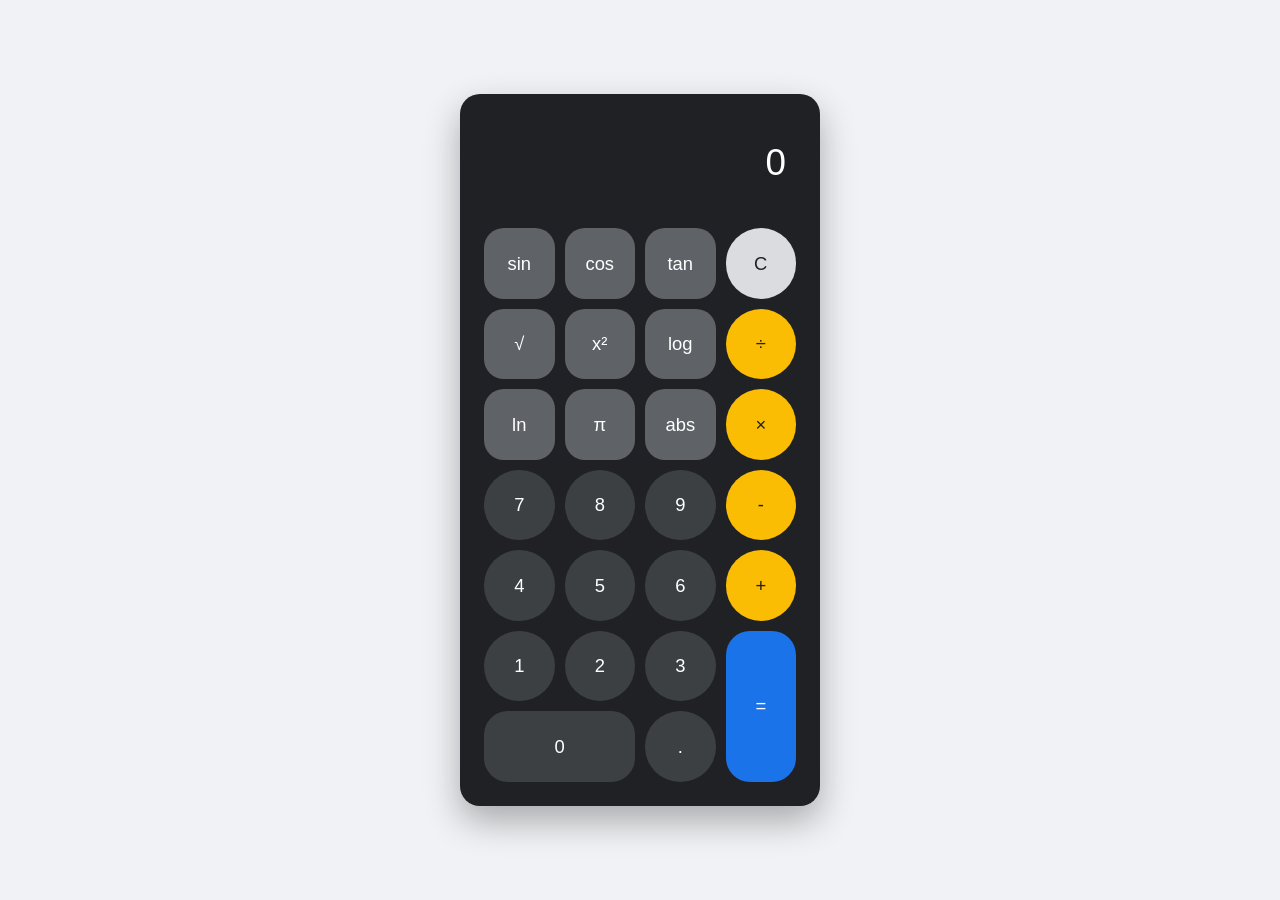
<file: index.html>
<!DOCTYPE html>
<html lang="ko">
<head>
    <meta charset="UTF-8">
    <meta name="viewport" content="width=device-width, initial-scale=1.0">
    <title>공학용 웹 계산기</title>
    <link rel="stylesheet" href="style.css">
</head>
<body>

<div class="calculator">
    <!-- 입력 및 결과 표시창 -->
    <input type="text" id="display" readonly value="0">
    
    <div class="buttons">
        <!-- 1행: 공학용 함수 및 지우기 -->
        <button class="sci" onclick="scientific('sin')">sin</button>
        <button class="sci" onclick="scientific('cos')">cos</button>
        <button class="sci" onclick="scientific('tan')">tan</button>
        <button class="clear" onclick="clearDisplay()">C</button>

        <!-- 2행 -->
        <button class="sci" onclick="scientific('sqrt')">√</button>
        <button class="sci" onclick="scientific('pow2')">x²</button>
        <button class="sci" onclick="scientific('log')">log</button>
        <button class="operator" onclick="appendOperator('/')">÷</button>

        <!-- 3행 -->
        <button class="sci" onclick="scientific('ln')">ln</button>
        <button class="sci" onclick="appendNumber('3.1415926535')">π</button>
        <button class="sci" onclick="scientific('abs')">abs</button>
        <button class="operator" onclick="appendOperator('*')">×</button>

        <!-- 4행 (숫자 패드 시작) -->
        <button onclick="appendNumber('7')">7</button>
        <button onclick="appendNumber('8')">8</button>
        <button onclick="appendNumber('9')">9</button>
        <button class="operator" onclick="appendOperator('-')">-</button>

        <!-- 5행 -->
        <button onclick="appendNumber('4')">4</button>
        <button onclick="appendNumber('5')">5</button>
        <button onclick="appendNumber('6')">6</button>
        <button class="operator" onclick="appendOperator('+')">+</button>

        <!-- 6행 -->
        <button onclick="appendNumber('1')">1</button>
        <button onclick="appendNumber('2')">2</button>
        <button onclick="appendNumber('3')">3</button>
        <!-- = 버튼: 우측 하단 고정 -->
        <button class="equal" id="btn-equal" onclick="calculate()">=</button>

        <!-- 7행 -->
        <button id="btn-zero" onclick="appendNumber('0')">0</button>
        <button onclick="appendNumber('.')">.</button>
    </div>
</div>

<script src="script.js"></script>
</body>
</html>
</file>
<file: style.css>
* {
    box-sizing: border-box;
    margin: 0;
    padding: 0;
    font-family: 'Segoe UI', Tahoma, Geneva, Verdana, sans-serif;
}

body {
    display: flex;
    justify-content: center;
    align-items: center;
    height: 100vh;
    background-color: #f0f2f5;
}

.calculator {
    background-color: #202124;
    padding: 24px;
    border-radius: 20px;
    box-shadow: 0 15px 35px rgba(0,0,0,0.3);
    width: 360px; /* 공학용 버튼 수용을 위해 폭 확대 */
}

#display {
    width: 100%;
    height: 90px;
    background-color: #202124;
    border: none;
    color: #ffffff;
    font-size: 2.3rem;
    text-align: right;
    padding: 10px;
    margin-bottom: 20px;
    outline: none;
}

.buttons {
    display: grid;
    grid-template-columns: repeat(4, 1fr); /* 4열 유지, 행을 늘려 배치 */
    gap: 10px;
}

button {
    padding: 15px 0;
    font-size: 1.15rem;
    border: none;
    border-radius: 50%;
    cursor: pointer;
    background-color: #3c4043;
    color: #ffffff;
    transition: background-color 0.1s;
    aspect-ratio: 1;
}

button:active {
    background-color: #5f6368;
}

/* 공학용 기능 버튼 스타일 */
button.sci {
    background-color: #5f6368;
    color: #ffffff;
    border-radius: 20px; /* 약간 각진 조약돌 모양 */
}

button.sci:active {
    background-color: #80868b;
}

button.operator {
    background-color: #fbbc04;
    color: #202124;
}

button.operator:active {
    background-color: #e3a803;
}

button.clear {
    background-color: #dadce0;
    color: #202124;
}

button.clear:active {
    background-color: #bdc1c6;
}

button.equal {
    background-color: #1a73e8;
    color: #ffffff;
}

button.equal:active {
    background-color: #1557b0;
}

/* 레이아웃 병합 스타일 */
#btn-equal {
    grid-row: span 2;
    height: 100%;
    border-radius: 24px;
    aspect-ratio: auto;
}

#btn-zero {
    grid-column: span 2;
    border-radius: 24px;
    aspect-ratio: auto;
}
</file>
